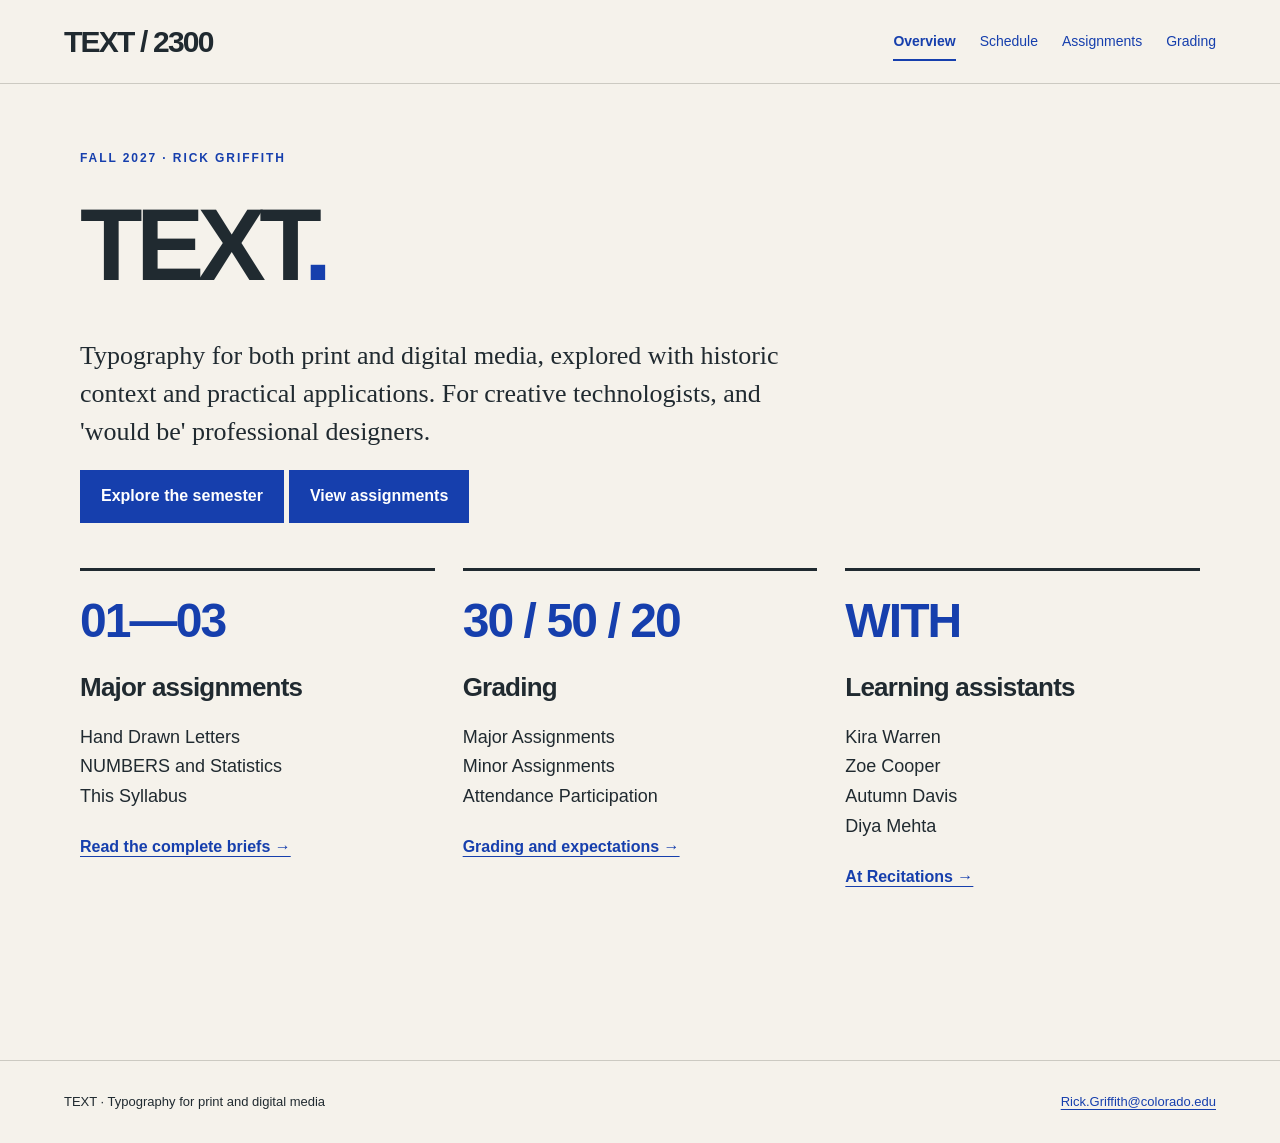
<file: index.html>
<!doctype html>
<html lang="en">

<head>
  <meta charset="utf-8">
  <meta name="viewport" content="width=device-width, initial-scale=1">

  <title>Overview | TEXT · Fall 2027</title>

  <link rel="stylesheet" href="style.css">
</head>

<body>

  <a class="skip-link" href="#main">Skip to content</a>

  <header class="site-header">
    <a class="brand" href="index.html">TEXT / 2300</a>

    <nav aria-label="Main navigation">
      <a href="index.html" aria-current="page">Overview</a>
      <a href="schedule.html">Schedule</a>
      <a href="assignments.html">Assignments</a>
      <a href="grading.html">Grading</a>
    </nav>
  </header>

  <main id="main">

    <div class="eyebrow">
      Fall 2027 · Rick Griffith
    </div>

    <h1>
      TEXT<span style="color:var(--blue)">.</span>
    </h1>

    <p class="introduction">
      Typography for both print and digital media, explored with historic
      context and practical applications. For creative technologists, and
      'would be' professional designers.
    </p>

    <a class="button" href="schedule.html">
      Explore the semester
    </a>

    <a class="button" href="assignments.html">
      View assignments
    </a>

    <!--
      Optional image: add the file before uncommenting.

      <img
        src="images/typography-study.jpg"
        alt="A study of typographic letterforms"
        width="1200"
        height="700"
      >
    -->

    <div class="card-grid">

      <section class="card">
        <div class="display-number">01—03</div>

        <h2>Major assignments</h2>

        <p>
          Hand Drawn Letters<br>
          NUMBERS and Statistics<br>
          This Syllabus
        </p>

        <a href="assignments.html">
          Read the complete briefs →
        </a>
      </section>

      <section class="card">
        <div class="display-number">30 / 50 / 20</div>

        <h2>Grading</h2>

        <p>
          Major Assignments<br>
          Minor Assignments<br>
          Attendance Participation
        </p>

        <a href="grading.html">
          Grading and expectations →
        </a>
      </section>

      <section class="card">
        <div class="display-number">WITH</div>

        <h2>Learning assistants</h2>

        <p>
          Kira Warren<br>
          Zoe Cooper<br>
          Autumn Davis<br>
          Diya Mehta
        </p>

        <a href="schedule.html#recitations">
          At Recitations →
        </a>
      </section>

    </div>
  </main>

  <footer class="site-footer">
    <span>
      TEXT · Typography for print and digital media
    </span>

    <a href="mailto:Rick.Griffith@colorado.edu">
      Rick.Griffith@colorado.edu
    </a>
  </footer>

</body>

</html>
</file>
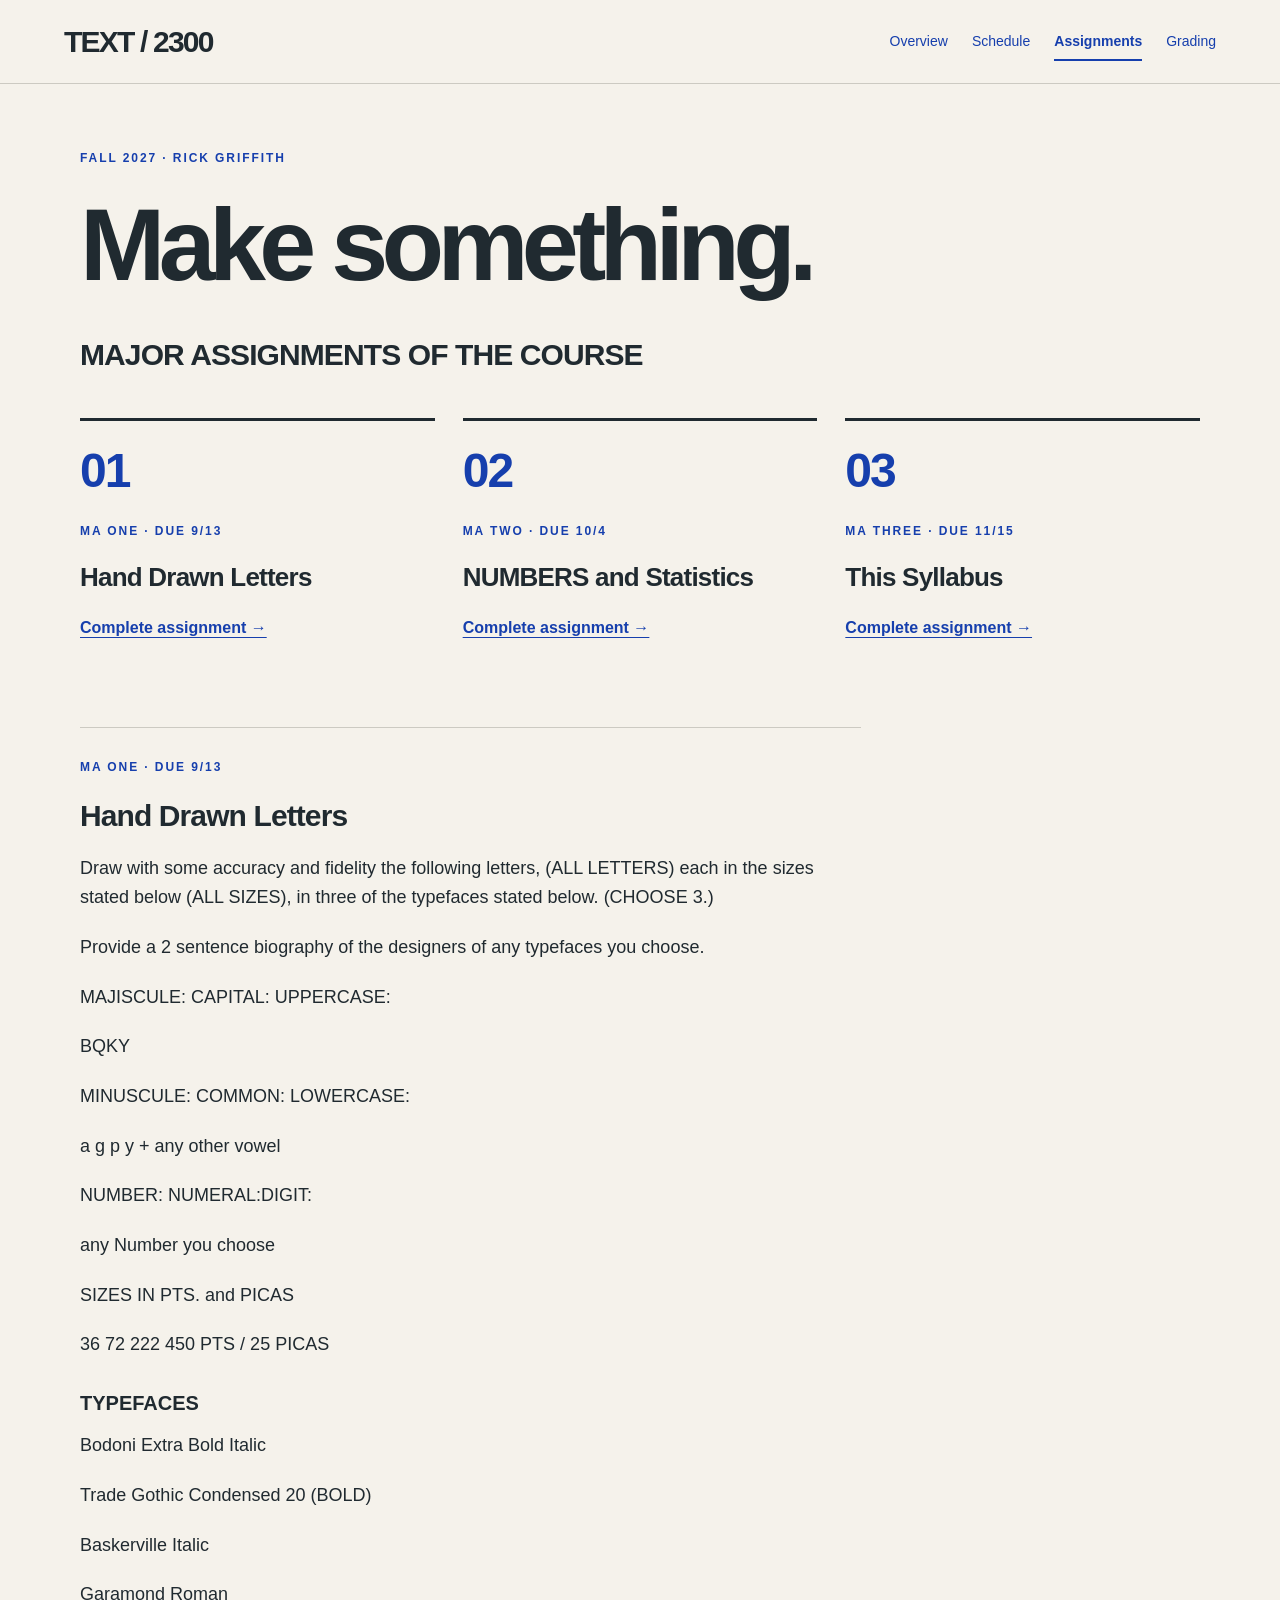
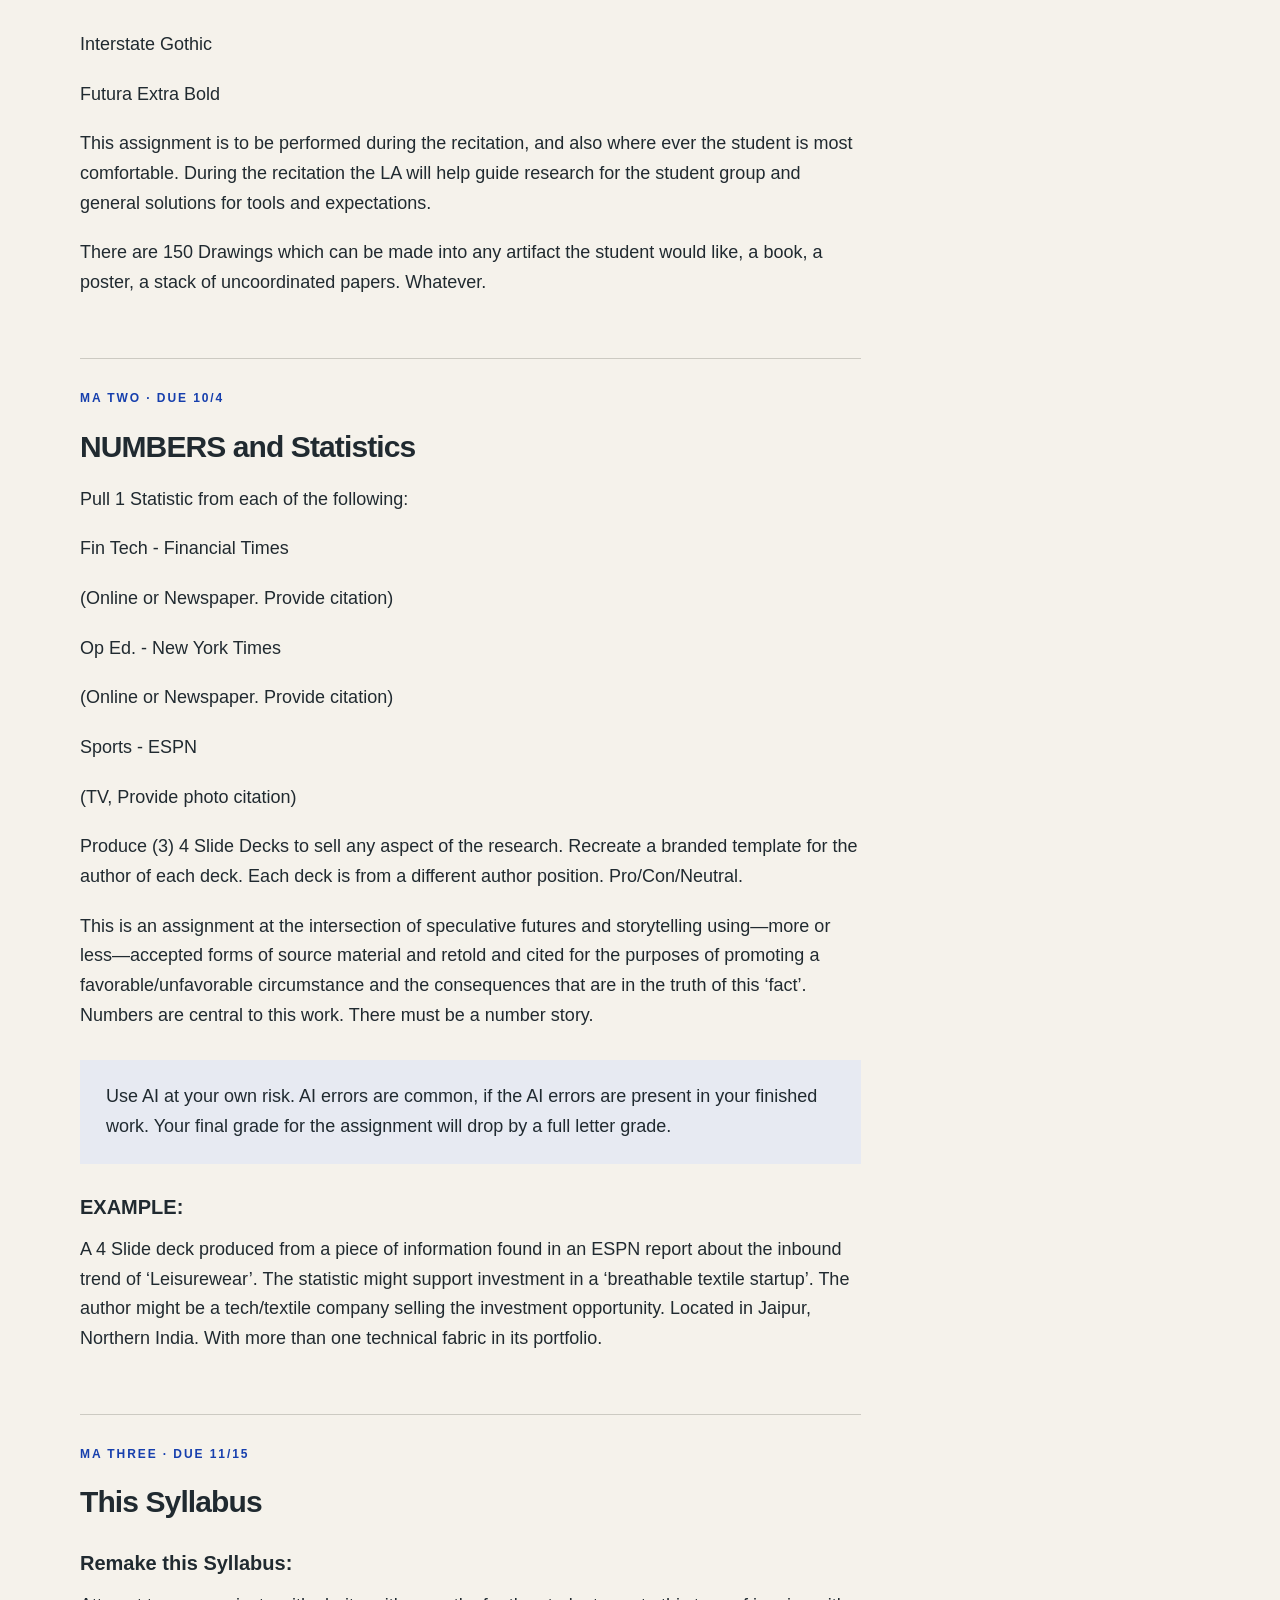
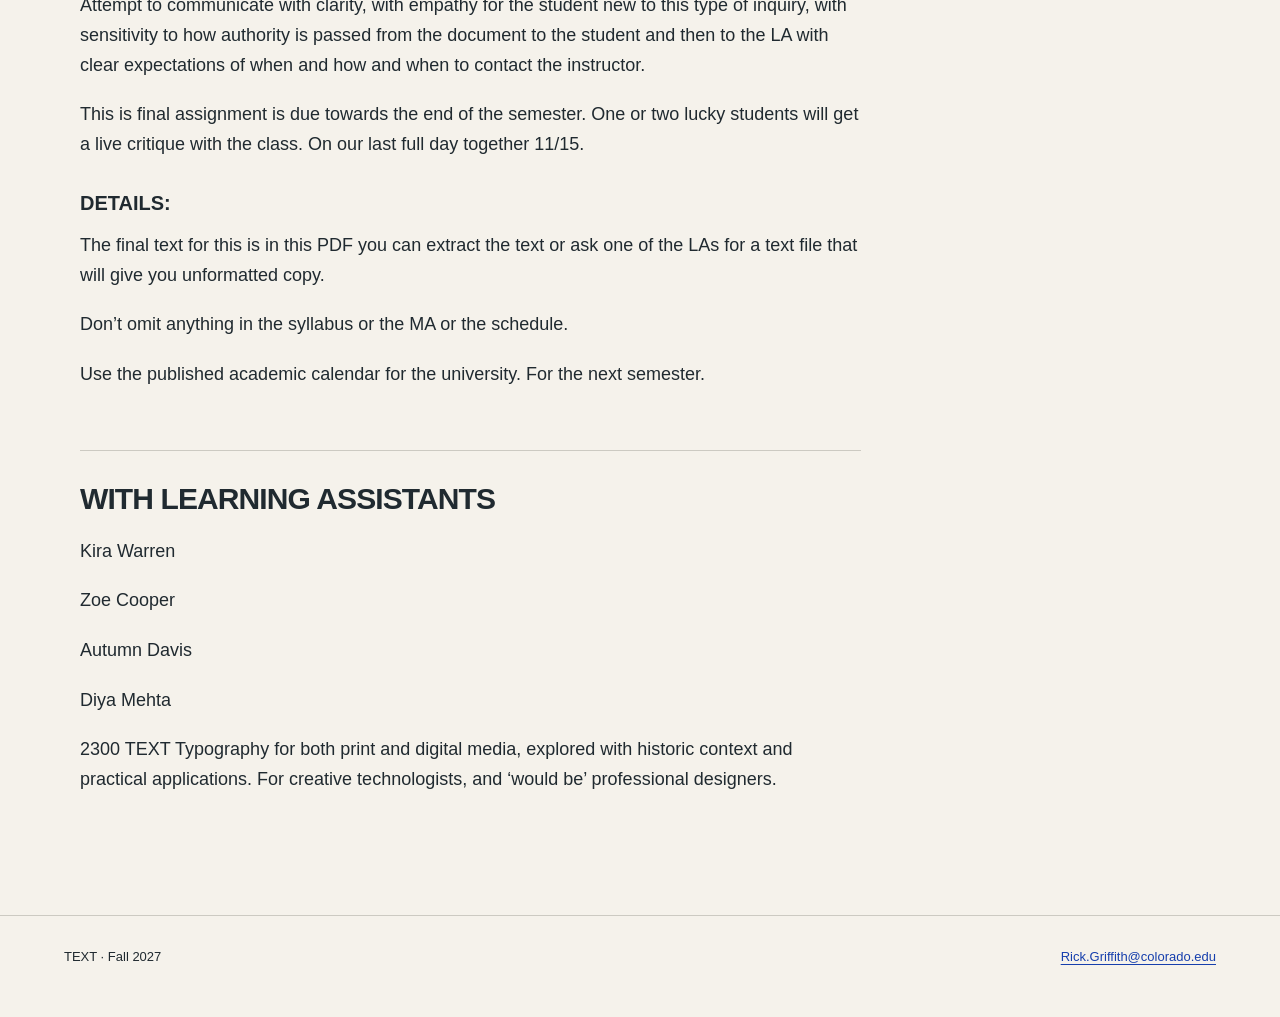
<file: assignments.html>
<!DOCTYPE html>
<html lang="en">
<head>
  <meta charset="UTF-8">
  <meta name="viewport" content="width=device-width, initial-scale=1">
  <title>Assignments</title>
  <link rel="stylesheet" href="style.css">
</head>
<body>
  <a class="skip-link" href="#main">Skip to content</a>

  <header class="site-header">
    <a class="brand" href="index.html">TEXT / 2300</a>

    <nav aria-label="Main navigation">
      <a href="index.html">Overview</a>
      <a href="schedule.html">Schedule</a>
      <a href="assignments.html" aria-current="page">Assignments</a>
      <a href="grading.html">Grading</a>
    </nav>
  </header> 
  <main id="main">
    <p class="eyebrow">Fall 2027 · Rick Griffith</p>
    <h1>Make something.</h1>
    <h2>MAJOR ASSIGNMENTS OF THE COURSE</h2>
    <div class="card-grid">
      <article class="card">
        <p class="display-number">01</p>
        <p class="eyebrow">MA ONE · DUE 9/13</p>
        <h2>Hand Drawn Letters</h2>
        <a href="ma-1.html">Complete assignment →</a>
      </article>

      <article class="card">
        <p class="display-number">02</p>
        <p class="eyebrow">MA TWO · DUE 10/4</p>
        <h2>NUMBERS and Statistics</h2>
        <a href="ma2.html">Complete assignment →</a>
      </article>

      <article class="card">
        <p class="display-number">03</p>
        <p class="eyebrow">MA THREE · DUE 11/15</p>
        <h2>This Syllabus</h2>
        <a href="ma3.html">Complete assignment →</a>
      </article>
    </div>

    <section class="reading-section">
      <p class="eyebrow">MA ONE · DUE 9/13</p>
      <h2>Hand Drawn Letters</h2>

      <p>
        Draw with some accuracy and fidelity the following letters,
        (ALL LETTERS) each in the sizes stated below (ALL SIZES),
        in three of the typefaces stated below. (CHOOSE 3.)
      </p>

      <p>
        Provide a 2 sentence biography of the designers of any
        typefaces you choose.
      </p>

      <p>MAJISCULE: CAPITAL: UPPERCASE:</p>
      <p>BQKY</p>

      <p>MINUSCULE: COMMON: LOWERCASE:</p>
      <p>a g p y + any other vowel</p>

      <p>NUMBER: NUMERAL:DIGIT:</p>
      <p>any Number you choose</p>

      <p>SIZES IN PTS. and PICAS</p>
      <p>36 72 222 450 PTS / 25 PICAS</p>

      <h3>TYPEFACES</h3>

      <p>Bodoni Extra Bold Italic</p>
      <p>Trade Gothic Condensed 20 (BOLD)</p>
      <p>Baskerville Italic</p>
      <p>Garamond Roman</p>
      <p>Interstate Gothic</p>
      <p>Futura Extra Bold</p>

      <p>
        This assignment is to be performed during the recitation,
        and also where ever the student is most comfortable.
        During the recitation the LA will help guide research for
        the student group and general solutions for tools and expectations.
      </p>

      <p>
        There are 150 Drawings which can be made into any artifact
        the student would like, a book, a poster, a stack of
        uncoordinated papers. Whatever.
      </p>
    </section>
    <section class="reading-section">
      <p class="eyebrow">MA TWO · DUE 10/4</p>
      <h2>NUMBERS and Statistics</h2>

      <p>Pull 1 Statistic from each of the following:</p>

      <p>Fin Tech - Financial Times</p>
      <p>(Online or Newspaper. Provide citation)</p>
      
      <p>Op Ed. - New York Times</p>
      <p>(Online or Newspaper. Provide citation)</p>

      <p>Sports - ESPN</p>
      <p>(TV, Provide photo citation)</p>

      <p>
        Produce (3) 4 Slide Decks to sell any aspect of the research.
        Recreate a branded template for the author of each deck.
        Each deck is from a different author position. Pro/Con/Neutral.
      </p>

      <p>
        This is an assignment at the intersection of speculative
        futures and storytelling using—more or less—accepted forms
        of source material and retold and cited for the purposes of
        promoting a favorable/unfavorable circumstance and the
        consequences that are in the truth of this ‘fact’.
        Numbers are central to this work. There must be a number story.
      </p>

      <p class="notice">
        Use AI at your own risk. AI errors are common, if the AI
        errors are present in your finished work. Your final grade
        for the assignment will drop by a full letter grade.
      </p>

      <h3>EXAMPLE:</h3>

      <p>
        A 4 Slide deck produced from a piece of information found
        in an ESPN report about the inbound trend of ‘Leisurewear’.
        The statistic might support investment in a ‘breathable
        textile startup’. The author might be a tech/textile company
        selling the investment opportunity. Located in Jaipur,
        Northern India. With more than one technical fabric in its portfolio.
      </p>
    </section>
    <section class="reading-section">
      <p class="eyebrow">MA THREE · DUE 11/15</p>
      <h2>This Syllabus</h2>

      <h3>Remake this Syllabus:</h3>

      <p>
        Attempt to communicate with clarity, with empathy for the
        student new to this type of inquiry, with sensitivity to
        how authority is passed from the document to the student
        and then to the LA with clear expectations of when and
        how and when to contact the instructor.
      </p>

      <p>
        This is final assignment is due towards the end of the
        semester. One or two lucky students will get a live critique
        with the class. On our last full day together 11/15.
      </p>

      <h3>DETAILS:</h3>

      <p>
        The final text for this is in this PDF you can extract the
        text or ask one of the LAs for a text file that will give
        you unformatted copy.
      </p>

      <p>Don’t omit anything in the syllabus or the MA or the schedule.</p>

      <p>
        Use the published academic calendar for the university.
        For the next semester.
      </p>
    </section>
    <section class="reading-section">
      <h2>WITH LEARNING ASSISTANTS</h2>

      <p>Kira Warren</p>
      <p>Zoe Cooper</p>
      <p>Autumn Davis</p>
      <p>Diya Mehta</p>

      <p>
        2300 TEXT Typography for both print and digital media,
        explored with historic context and practical applications.
        For creative technologists, and ‘would be’ professional designers.
      </p>
    </section>
  </main>
  <footer class="site-footer">
    <span>TEXT · Fall 2027</span>

    <p>
      <a href="mailto:Rick.Griffith@colorado.edu">
        Rick.Griffith@colorado.edu
      </a>
    </p>
  </footer>

</body>
</html>
</file>
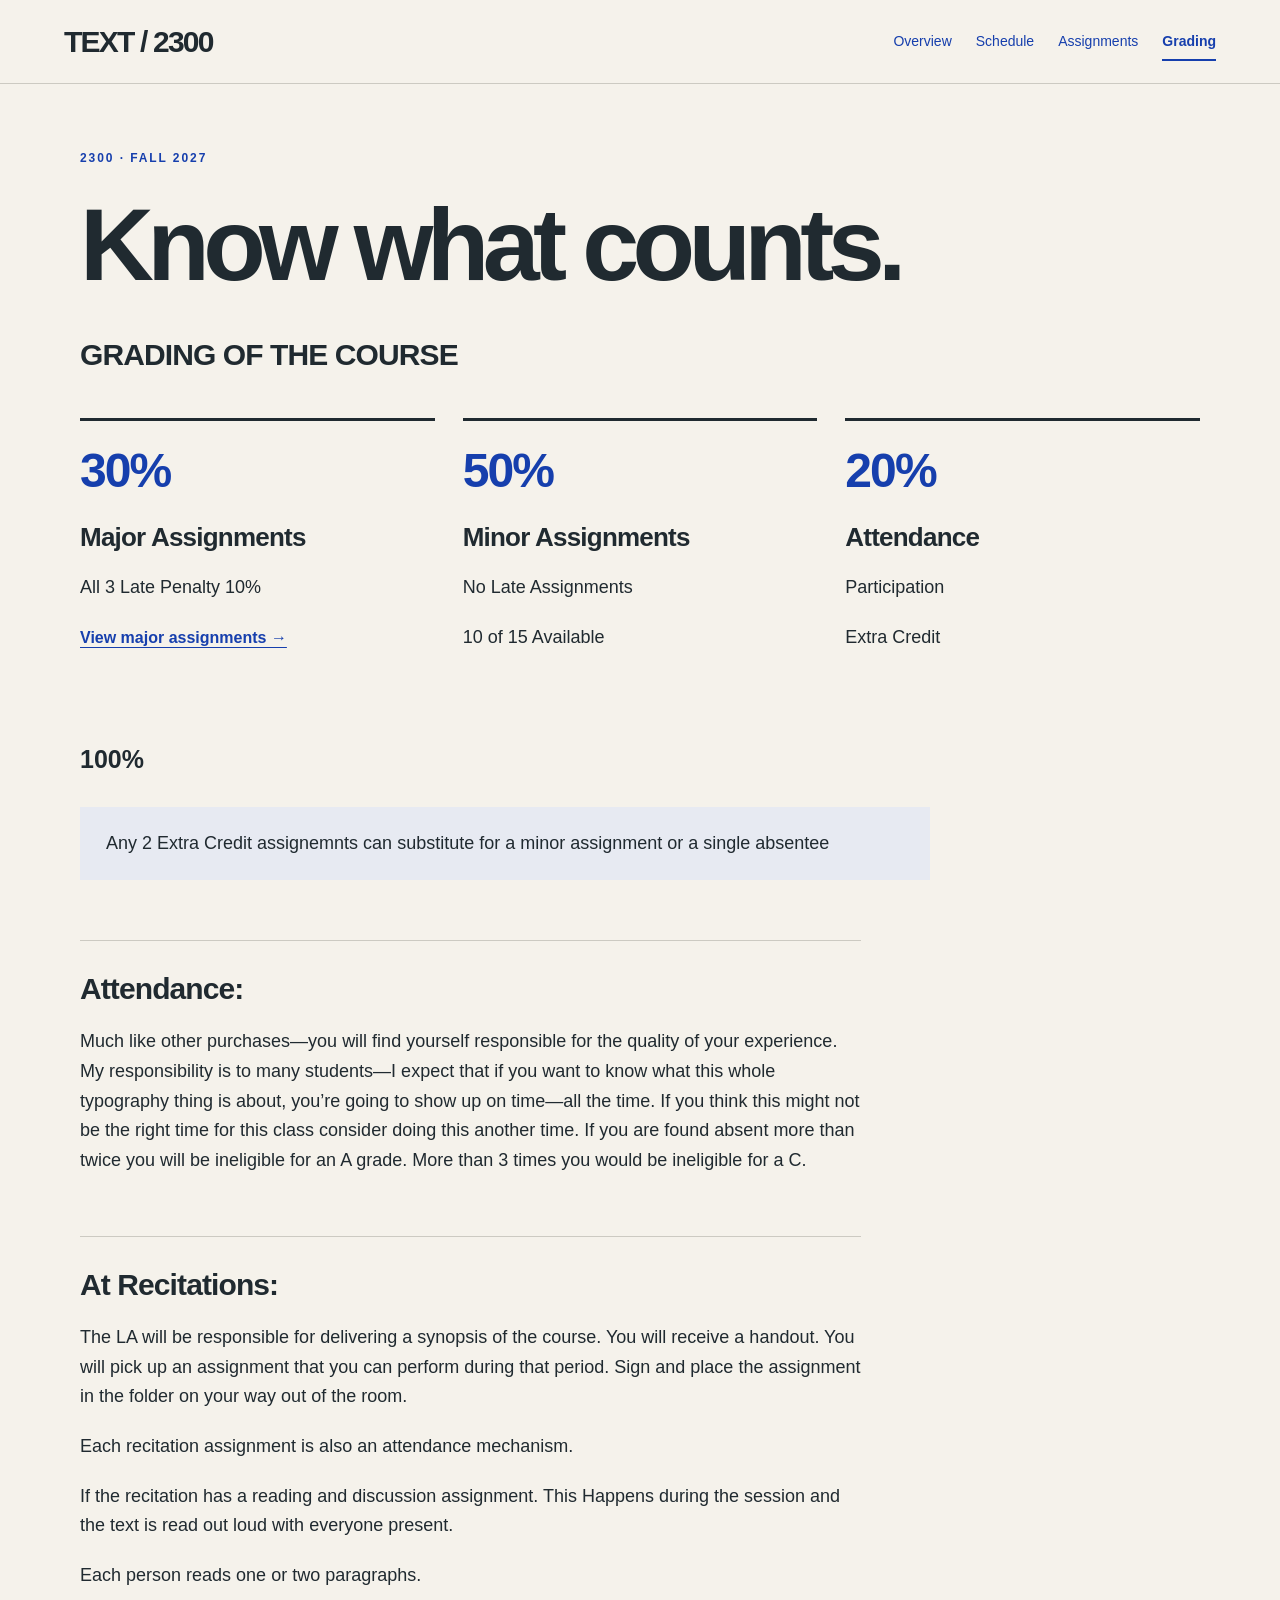
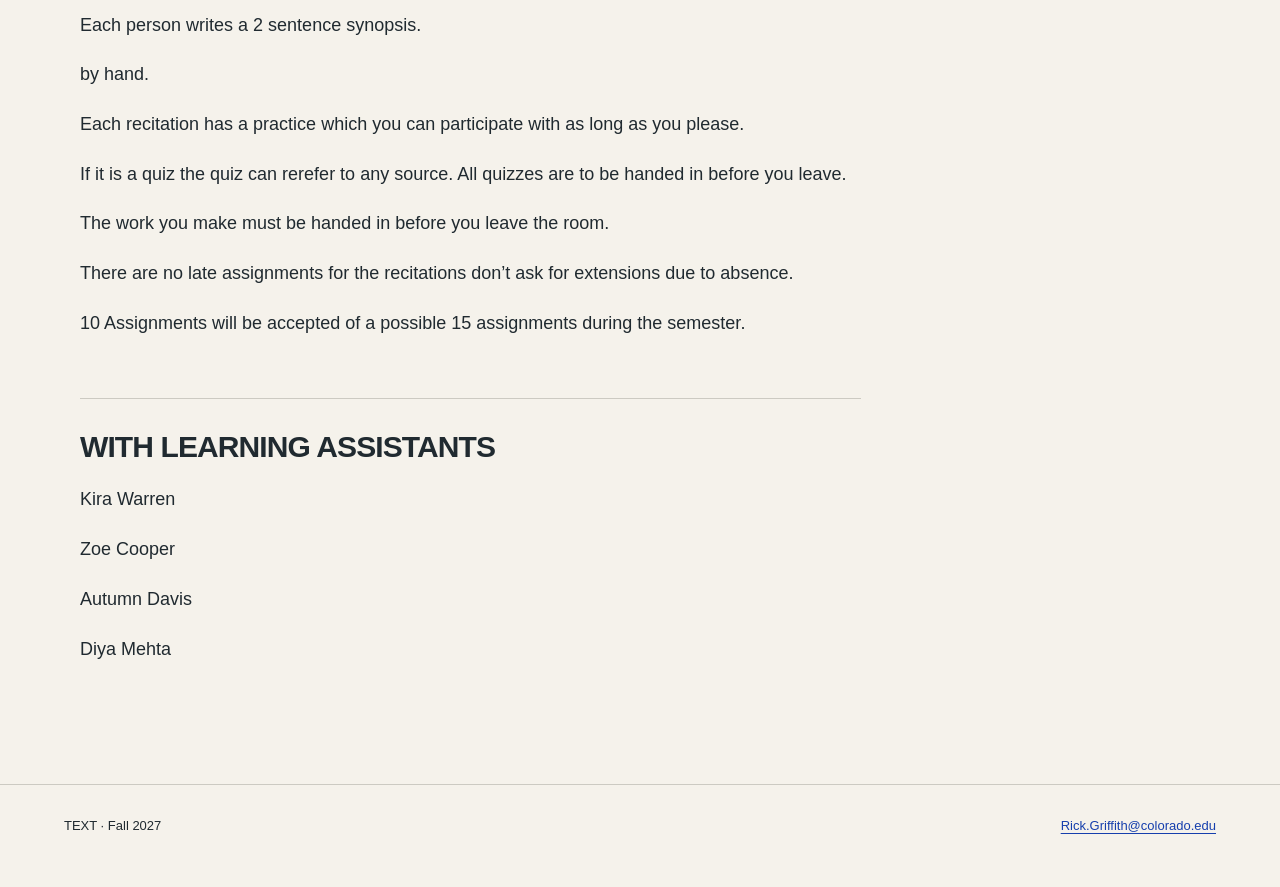
<file: grading.html>
<!DOCTYPE html>
<html lang="en">
<head>
  <meta charset="UTF-8">
  <meta name="viewport" content="width=device-width, initial-scale=1">
  <title>Grading</title>
  <link rel="stylesheet" href="style.css">
</head>
<body>
  <a class="skip-link" href="#main">Skip to content</a>

  <header class="site-header">
    <a class="brand" href="index.html">TEXT / 2300</a>

    <nav aria-label="Main navigation">  
      <a href="index.html">Overview</a>
      <a href="schedule.html">Schedule</a>
      <a href="assignments.html">Assignments</a>
      <a href="grading.html" aria-current="page">Grading</a>
    </nav>
  </header>
  <main id="main">

    <p class="eyebrow">2300 · Fall 2027</p>
    <h1>Know what counts.</h1>
    <h2>GRADING OF THE COURSE</h2>
    <div class="card-grid">
      <section class="card">
        <p class="display-number">30%</p>
        <h2>Major Assignments</h2>
        <p>All 3 Late Penalty 10%</p>
      <a href="assignments.html">View major assignments →</a>
      </section>
      <section class="card">
        <p class="display-number">50%</p>
        <h2>Minor Assignments</h2>
        <p>No Late Assignments</p>
        <p>10 of 15 Available</p>
      </section>
      <section class="card">
        <p class="display-number">20%</p>
        <h2>Attendance</h2>
        <p>Participation</p>
        <p>Extra Credit</p>
      </section>
    </div>
    <p class="statement">100%</p>

    <p class="notice">
      Any 2 Extra Credit assignemnts can substitute for a minor
      assignment or a single absentee
    </p>

    <section class="reading-section">
      <h2>Attendance:</h2>
        <p>
          Much like other purchases—you will find yourself responsible
          for the quality of your experience. My responsibility is to
          many students—I expect that if you want to know what this
          whole typography thing is about, you’re going to show up on
          time—all the time. If you think this might not be the right
          time for this class consider doing this another time.
          If you are found absent more than twice you will be ineligible
          for an A grade. More than 3 times you would be ineligible for a C.
        </p>
    </section>

    <section class="reading-section">
      <h2>At Recitations:</h2>

      <p>
        The LA will be responsible for delivering a synopsis of the
        course. You will receive a handout. You will pick up an
        assignment that you can perform during that period. Sign
        and place the assignment in the folder on your way out of the room.
      </p>

      <p>Each recitation assignment is also an attendance mechanism.</p>

      <p>
        If the recitation has a reading and discussion assignment.
        This Happens during the session and the text is read out
        loud with everyone present.
      </p>

      <p>Each person reads one or two paragraphs.</p>
      <p>Each person writes a 2 sentence synopsis.</p>
      <p>by hand.</p>

      <p>
        Each recitation has a practice which you can participate
        with as long as you please.
      </p>

      <p>
        If it is a quiz the quiz can rerefer to any source.
        All quizzes are to be handed in before you leave.
      </p>

      <p>The work you make must be handed in before you leave the room.</p>

      <p>
        There are no late assignments for the recitations don’t
        ask for extensions due to absence.
      </p>

      <p>
        10 Assignments will be accepted of a possible 15 assignments
        during the semester.
      </p>

    </section>

    <section class="reading-section">
    <h2>WITH LEARNING ASSISTANTS</h2>

      <p>Kira Warren</p>
      <p>Zoe Cooper</p>
      <p>Autumn Davis</p>
      <p>Diya Mehta</p>
    </section>
  </main>

  <footer class="site-footer">
    <span>TEXT · Fall 2027</span>

    <p>
      <a href="mailto:Rick.Griffith@colorado.edu">
        Rick.Griffith@colorado.edu
      </a>
    </p>
  </footer>
</body>
</html>
</file>
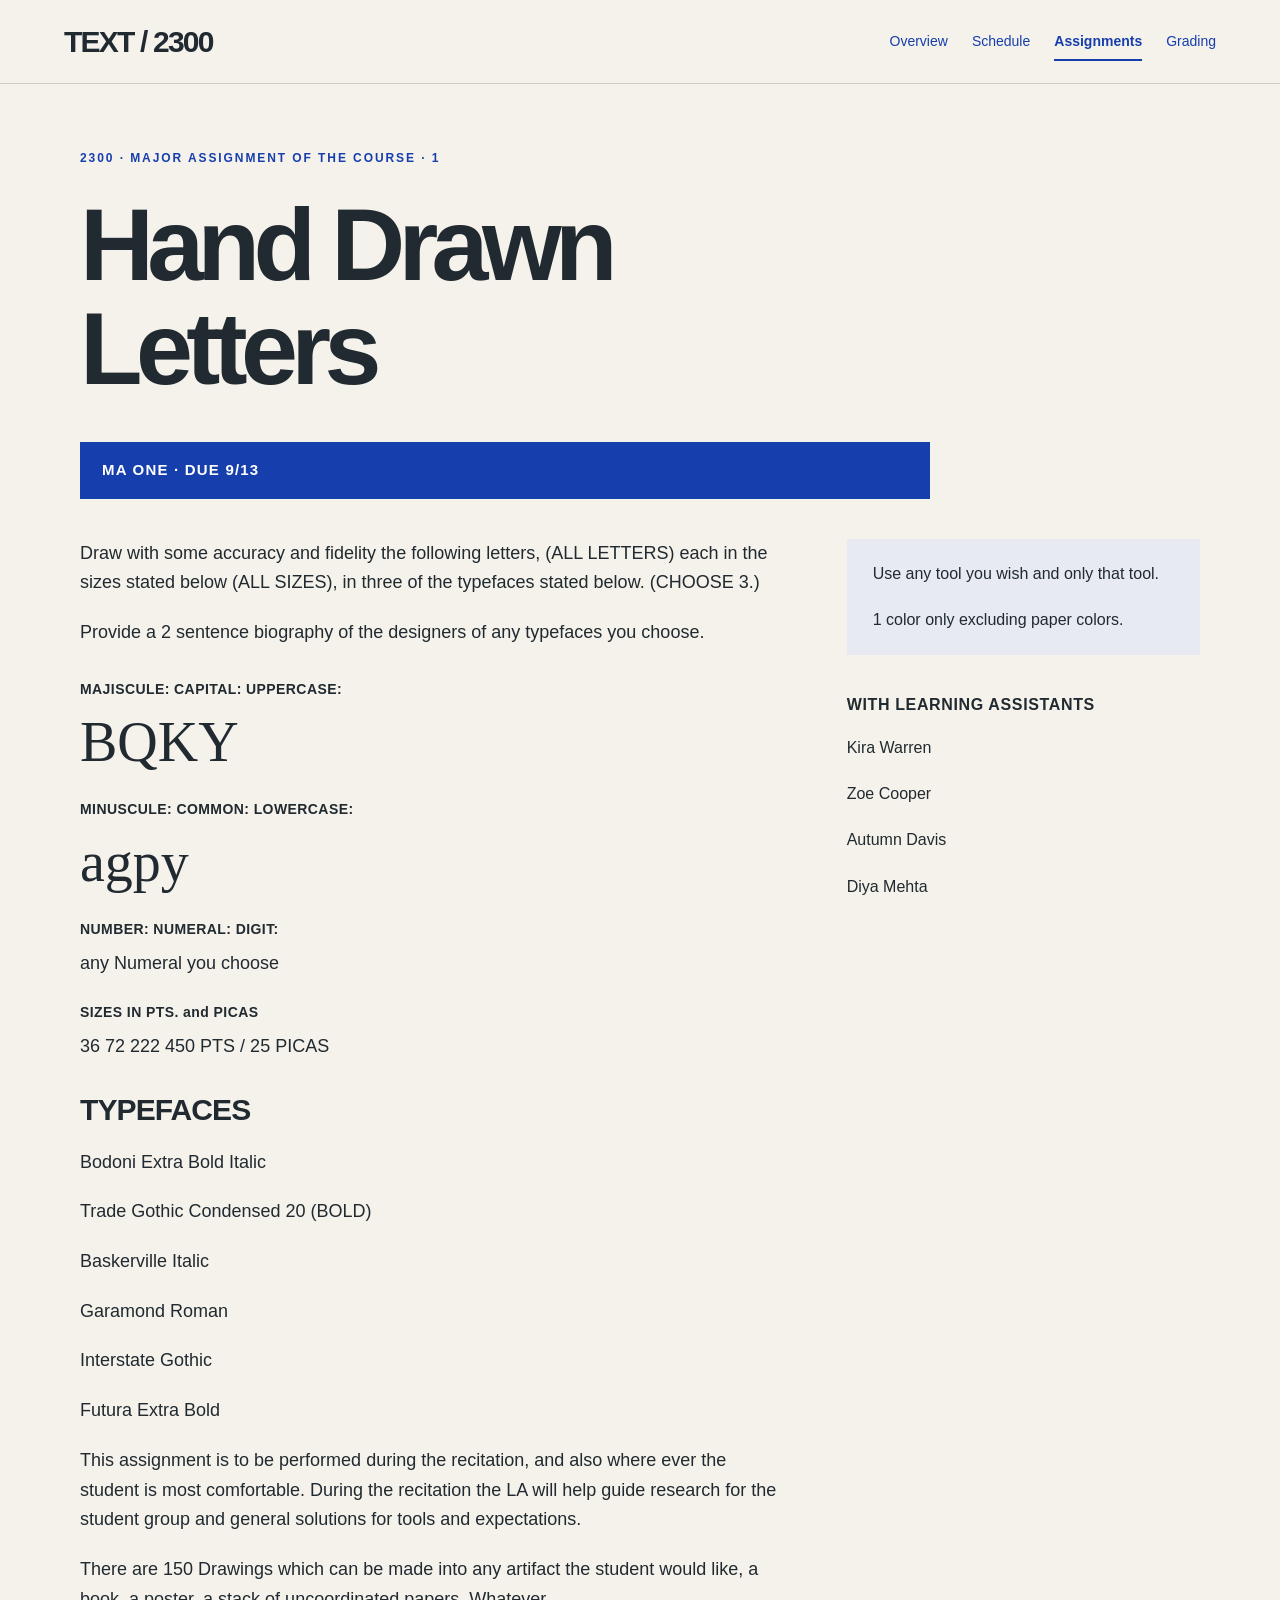
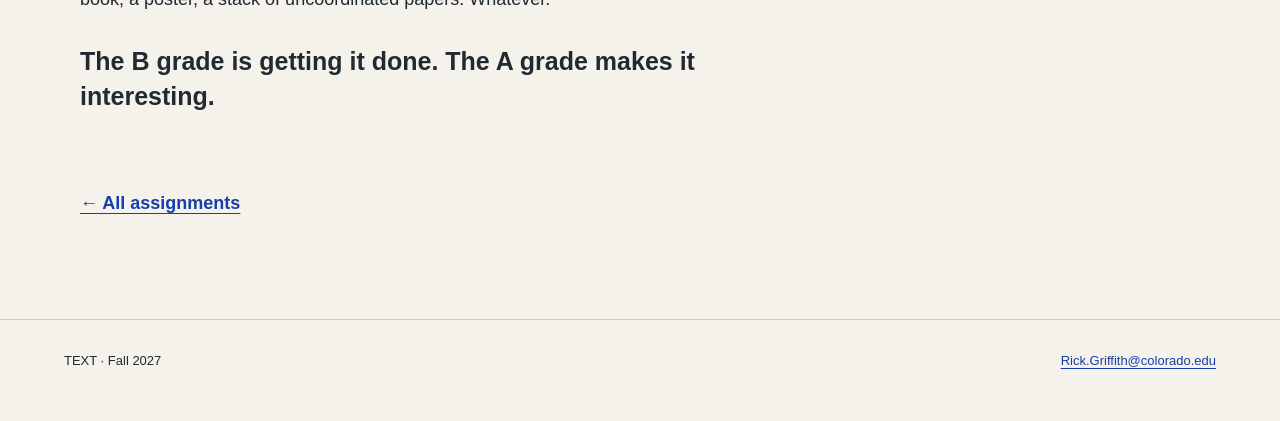
<file: ma-1.html>
<!DOCTYPE html>
<html lang="en">
<head>
  <meta charset="UTF-8">
  <meta name="viewport" content="width=device-width, initial-scale=1">
  <title>Hand Drawn Letters</title>
  <link rel="stylesheet" href="style.css">
</head>
<body>
  <a class="skip-link" href="#main">Skip to content</a>

  <header class="site-header">
    <a class="brand" href="index.html">TEXT / 2300</a>

    <nav aria-label="Main navigation">
      <a href="index.html">Overview</a>
      <a href="schedule.html">Schedule</a>
      <a href="assignments.html" aria-current="page">Assignments</a>
      <a href="grading.html">Grading</a>
    </nav>
  </header>

  <main id="main">
    <p class="eyebrow">2300 · MAJOR ASSIGNMENT OF THE COURSE · 1</p>
    <h1>Hand Drawn<br>Letters</h1>
    <p class="deadline">MA ONE · DUE 9/13</p>
    <div class="assignment-layout">
      <article class="reading-column">

        <p>
          Draw with some accuracy and fidelity the following letters,
          (ALL LETTERS) each in the sizes stated below (ALL SIZES),
          in three of the typefaces stated below. (CHOOSE 3.)
        </p>

        <p>
          Provide a 2 sentence biography of the designers of any
          typefaces you choose.
        </p>
        <dl class="requirements">
          <dt>MAJISCULE: CAPITAL: UPPERCASE:</dt>
          <dd class="letter-sample">BQKY</dd>

          <dt>MINUSCULE: COMMON: LOWERCASE:</dt>
          <dd class="letter-sample">agpy</dd>


          <dt>NUMBER: NUMERAL: DIGIT:</dt>
          <dd>any Numeral you choose</dd>

          <dt>SIZES IN PTS. and PICAS</dt>
          <dd>36 72 222 450 PTS / 25 PICAS</dd>
        </dl>
        <h2>TYPEFACES</h2>

        <p>Bodoni Extra Bold Italic</p>
        <p>Trade Gothic Condensed 20 (BOLD)</p>
        <p>Baskerville Italic</p>
        <p>Garamond Roman</p>
        <p>Interstate Gothic</p>
        <p>Futura Extra Bold</p>

        <p>
          This assignment is to be performed during the recitation,
          and also where ever the student is most comfortable.
          During the recitation the LA will help guide research for
          the student group and general solutions for tools and expectations.
        </p>

        <p>
          There are 150 Drawings which can be made into any artifact
          the student would like, a book, a poster, a stack of
          uncoordinated papers. Whatever.
        </p>

        <p class="statement">
          The B grade is getting it done. The A grade makes it interesting.
        </p>
      </article>

      <aside class="assignment-sidebar">
        <section class="notice">
          <p>Use any tool you wish and only that tool.</p>
          <p>1 color only excluding paper colors.</p>
        </section>
        <section>
          <h2>WITH LEARNING ASSISTANTS</h2>

          <p>Kira Warren</p>
          <p>Zoe Cooper</p>
          <p>Autumn Davis</p>
          <p>Diya Mehta</p>
        </section>
      </aside>
    </div>
    <a class="back-link" href="assignments.html">← All assignments</a>
  </main>

  <footer class="site-footer">
    <span>TEXT · Fall 2027</span>
    <p>
      <a href="mailto:Rick.Griffith@colorado.edu">
        Rick.Griffith@colorado.edu
      </a>
    </p>
  </footer> 
</body>
</html>
</file>
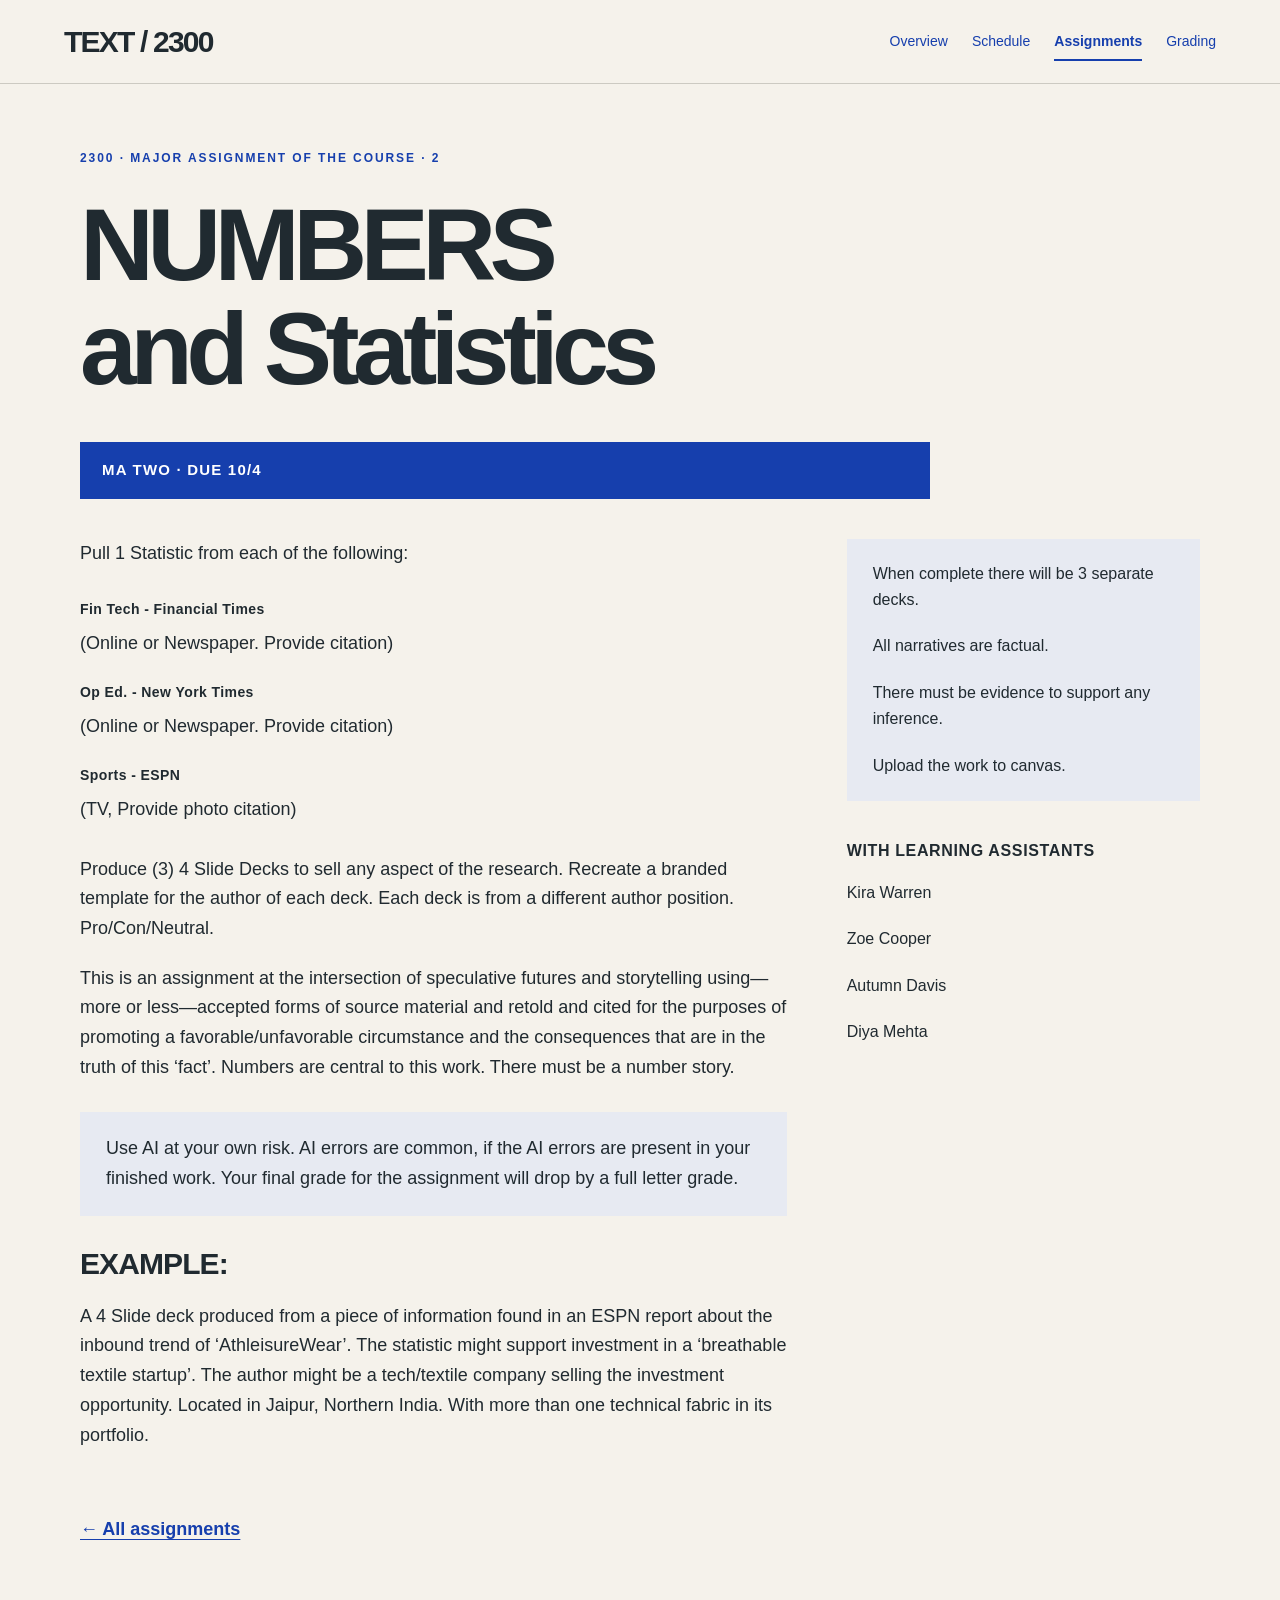
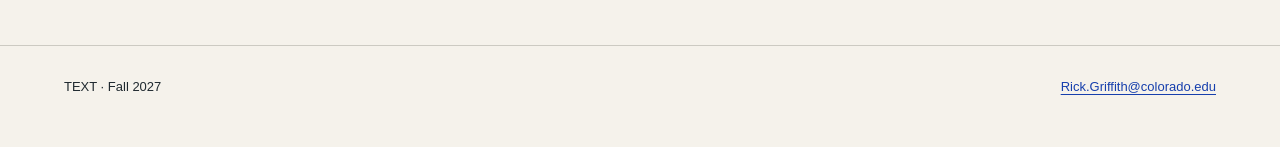
<file: ma2.html>
<!DOCTYPE html>
<html lang="en">
<head>
  <meta charset="UTF-8">
  <meta name="viewport" content="width=device-width, initial-scale=1">
  <title>Numbers and Statistics</title>
  <link rel="stylesheet" href="style.css">
</head>
<body>
  <a class="skip-link" href="#main">Skip to content</a>

  <header class="site-header">
    <a class="brand" href="index.html">TEXT / 2300</a>

    <nav aria-label="Main navigation">
      <a href="index.html">Overview</a>
      <a href="schedule.html">Schedule</a>
      <a href="assignments.html" aria-current="page">Assignments</a>
      <a href="grading.html">Grading</a>
    </nav>
  </header>

  <main id="main">
    <p class="eyebrow">2300 · MAJOR ASSIGNMENT OF THE COURSE · 2</p>
    <h1>NUMBERS<br>and Statistics</h1>
    <p class="deadline">MA TWO · DUE 10/4</p>
    <div class="assignment-layout">
      <article class="reading-column">

        <p>Pull 1 Statistic from each of the following:</p>
        <dl class="requirements">
          <dt>Fin Tech - Financial Times</dt>
          <dd>(Online or Newspaper. Provide citation)</dd>

          <dt>Op Ed. - New York Times</dt>
          <dd>(Online or Newspaper. Provide citation)</dd>

          <dt>Sports - ESPN</dt>
          <dd>(TV, Provide photo citation)</dd>
        </dl>
        <p>
          Produce (3) 4 Slide Decks to sell any aspect of the research.
          Recreate a branded template for the author of each deck.
          Each deck is from a different author position. Pro/Con/Neutral.
        </p>

        <p>
          This is an assignment at the intersection of speculative
          futures and storytelling using—more or less—accepted forms
          of source material and retold and cited for the purposes
          of promoting a favorable/unfavorable circumstance and the
          consequences that are in the truth of this ‘fact’.
          Numbers are central to this work. There must be a number story.
        </p>

        <p class="notice">
          Use AI at your own risk. AI errors are common, if the AI
          errors are present in your finished work. Your final grade
          for the assignment will drop by a full letter grade.
        </p>

        <h2>EXAMPLE:</h2>

        <p>
          A 4 Slide deck produced from a piece of information found
          in an ESPN report about the inbound trend of ‘AthleisureWear’.
          The statistic might support investment in a ‘breathable
          textile startup’. The author might be a tech/textile company
          selling the investment opportunity. Located in Jaipur,
          Northern India. With more than one technical fabric in its portfolio.
        </p>
      </article>

      <aside class="assignment-sidebar">
        <section class="notice">
          <p>When complete there will be 3 separate decks.</p>
          <p>All narratives are factual.</p>
          <p>There must be evidence to support any inference.</p>
          <p>Upload the work to canvas.</p>
        </section>
        <section>
          <h2>WITH LEARNING ASSISTANTS</h2>

          <p>Kira Warren</p>
          <p>Zoe Cooper</p>
          <p>Autumn Davis</p>
          <p>Diya Mehta</p>
        </section>
      </aside>
    </div>
    <a class="back-link" href="assignments.html">← All assignments</a>
  </main>

  <footer class="site-footer">
    <span>TEXT · Fall 2027</span>
    <p>
      <a href="mailto:Rick.Griffith@colorado.edu">
        Rick.Griffith@colorado.edu
      </a>
    </p>
  </footer> 
</body>
</html>
</file>
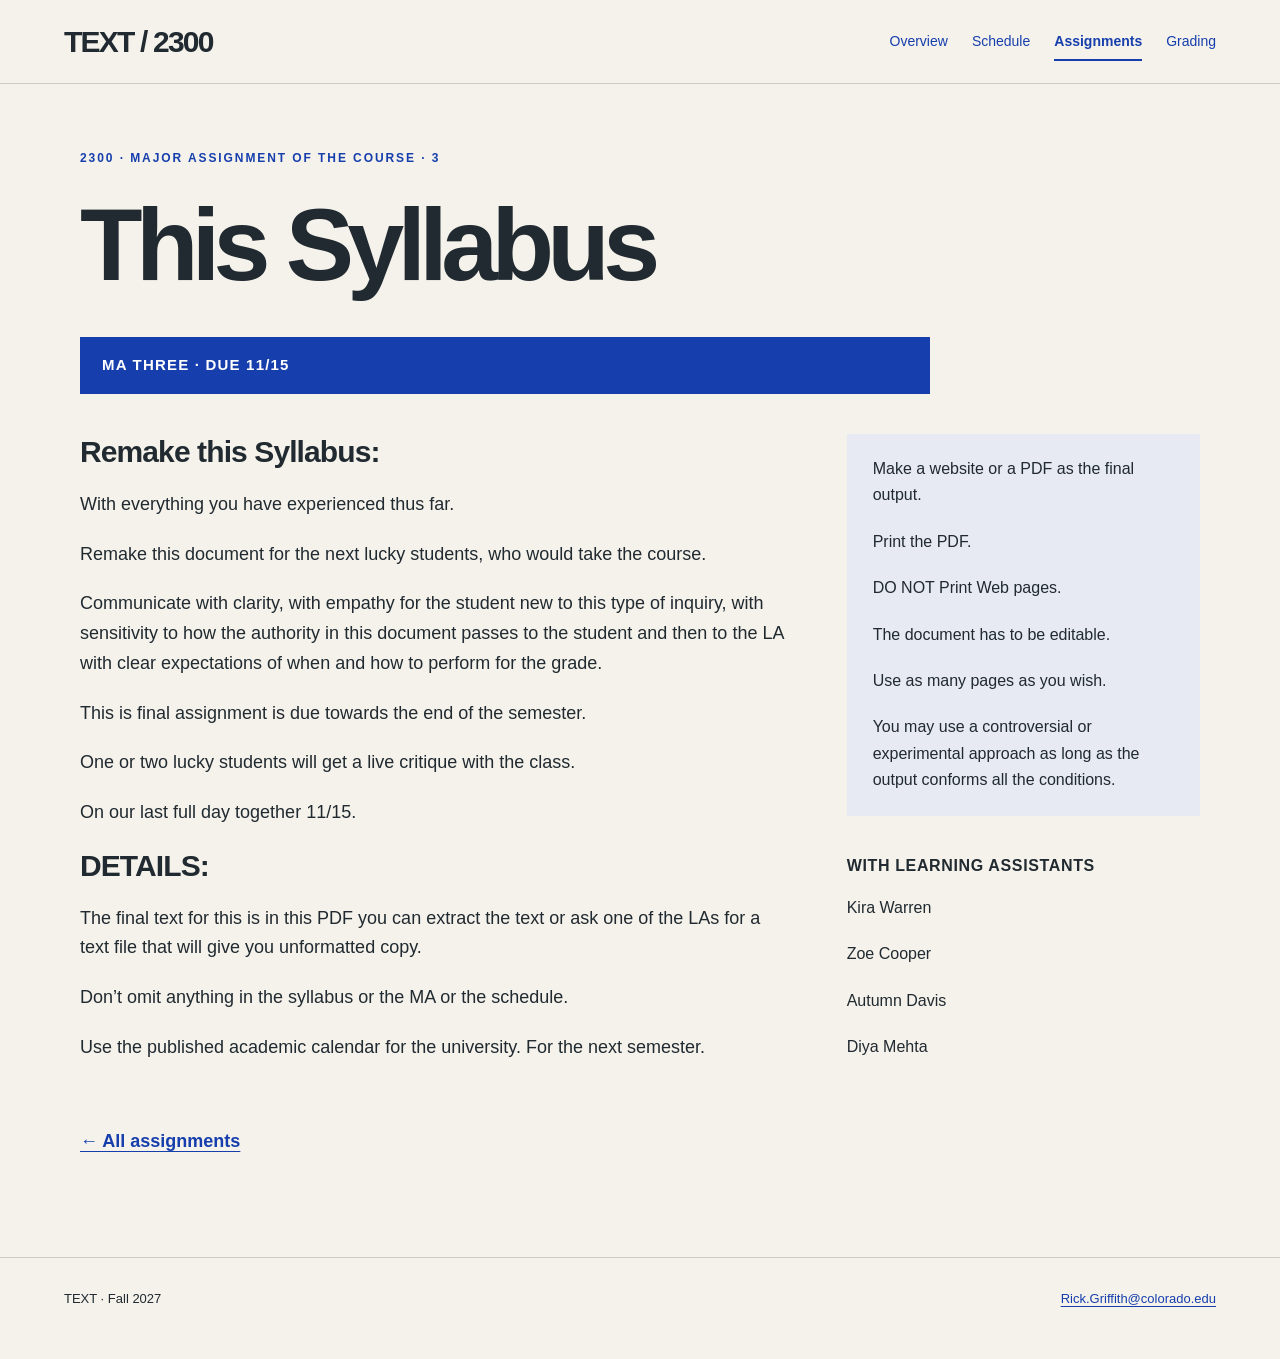
<file: ma3.html>
<!DOCTYPE html>
<html lang="en">
<head>
  <meta charset="UTF-8">
  <meta name="viewport" content="width=device-width, initial-scale=1">
  <title>This Syllabus</title>
  <link rel="stylesheet" href="style.css">
</head>
<body>
  <a class="skip-link" href="#main">Skip to content</a>

  <header class="site-header">
    <a class="brand" href="index.html">TEXT / 2300</a>

    <nav aria-label="Main navigation">
      <a href="index.html">Overview</a>
      <a href="schedule.html">Schedule</a>
      <a href="assignments.html" aria-current="page">Assignments</a>
      <a href="grading.html">Grading</a>
    </nav>
  </header>

  <main id="main">

    <p class="eyebrow">2300 · MAJOR ASSIGNMENT OF THE COURSE · 3</p>
    <h1>This Syllabus</h1>
    <p class="deadline">MA THREE · DUE 11/15</p>
    <div class="assignment-layout">
      <article class="reading-column">
        <h2>Remake this Syllabus:</h2>

        <p>With everything you have experienced thus far.</p>

        <p>
          Remake this document for the next lucky students,
          who would take the course.
        </p>

        <p>
          Communicate with clarity, with empathy for the student new
          to this type of inquiry, with sensitivity to how the authority
          in this document passes to the student and then to the LA
          with clear expectations of when and how to perform for the grade.
        </p>

        <p>
          This is final assignment is due towards the end of the semester.
        </p>

        <p>
          One or two lucky students will get a live critique with the class.
        </p>

        <p>On our last full day together 11/15.</p>

        <h2>DETAILS:</h2>

        <p>
          The final text for this is in this PDF you can extract the
          text or ask one of the LAs for a text file that will give
          you unformatted copy.
        </p>

        <p>Don’t omit anything in the syllabus or the MA or the schedule.</p>

        <p>
          Use the published academic calendar for the university.
          For the next semester.
        </p>
      </article>

      <aside class="assignment-sidebar">
        <section class="notice">
          <p>Make a website or a PDF as the final output.</p>
          <p>Print the PDF.</p>
          <p>DO NOT Print Web pages.</p>
          <p>The document has to be editable.</p>
          <p>Use as many pages as you wish.</p>

          <p>
            You may use a controversial or experimental approach as
            long as the output conforms all the conditions.
          </p>
        </section>
        <section>
          <h2>WITH LEARNING ASSISTANTS</h2>

          <p>Kira Warren</p>
          <p>Zoe Cooper</p>
          <p>Autumn Davis</p>
          <p>Diya Mehta</p>
        </section>
      </aside>
    </div>
    <a class="back-link" href="assignments.html">← All assignments</a>
  </main>

  <footer class="site-footer">
    <span>TEXT · Fall 2027</span>
    <p>
      <a href="mailto:Rick.Griffith@colorado.edu">
        Rick.Griffith@colorado.edu
      </a>
    </p>
  </footer> 
</body>
</html>
</file>
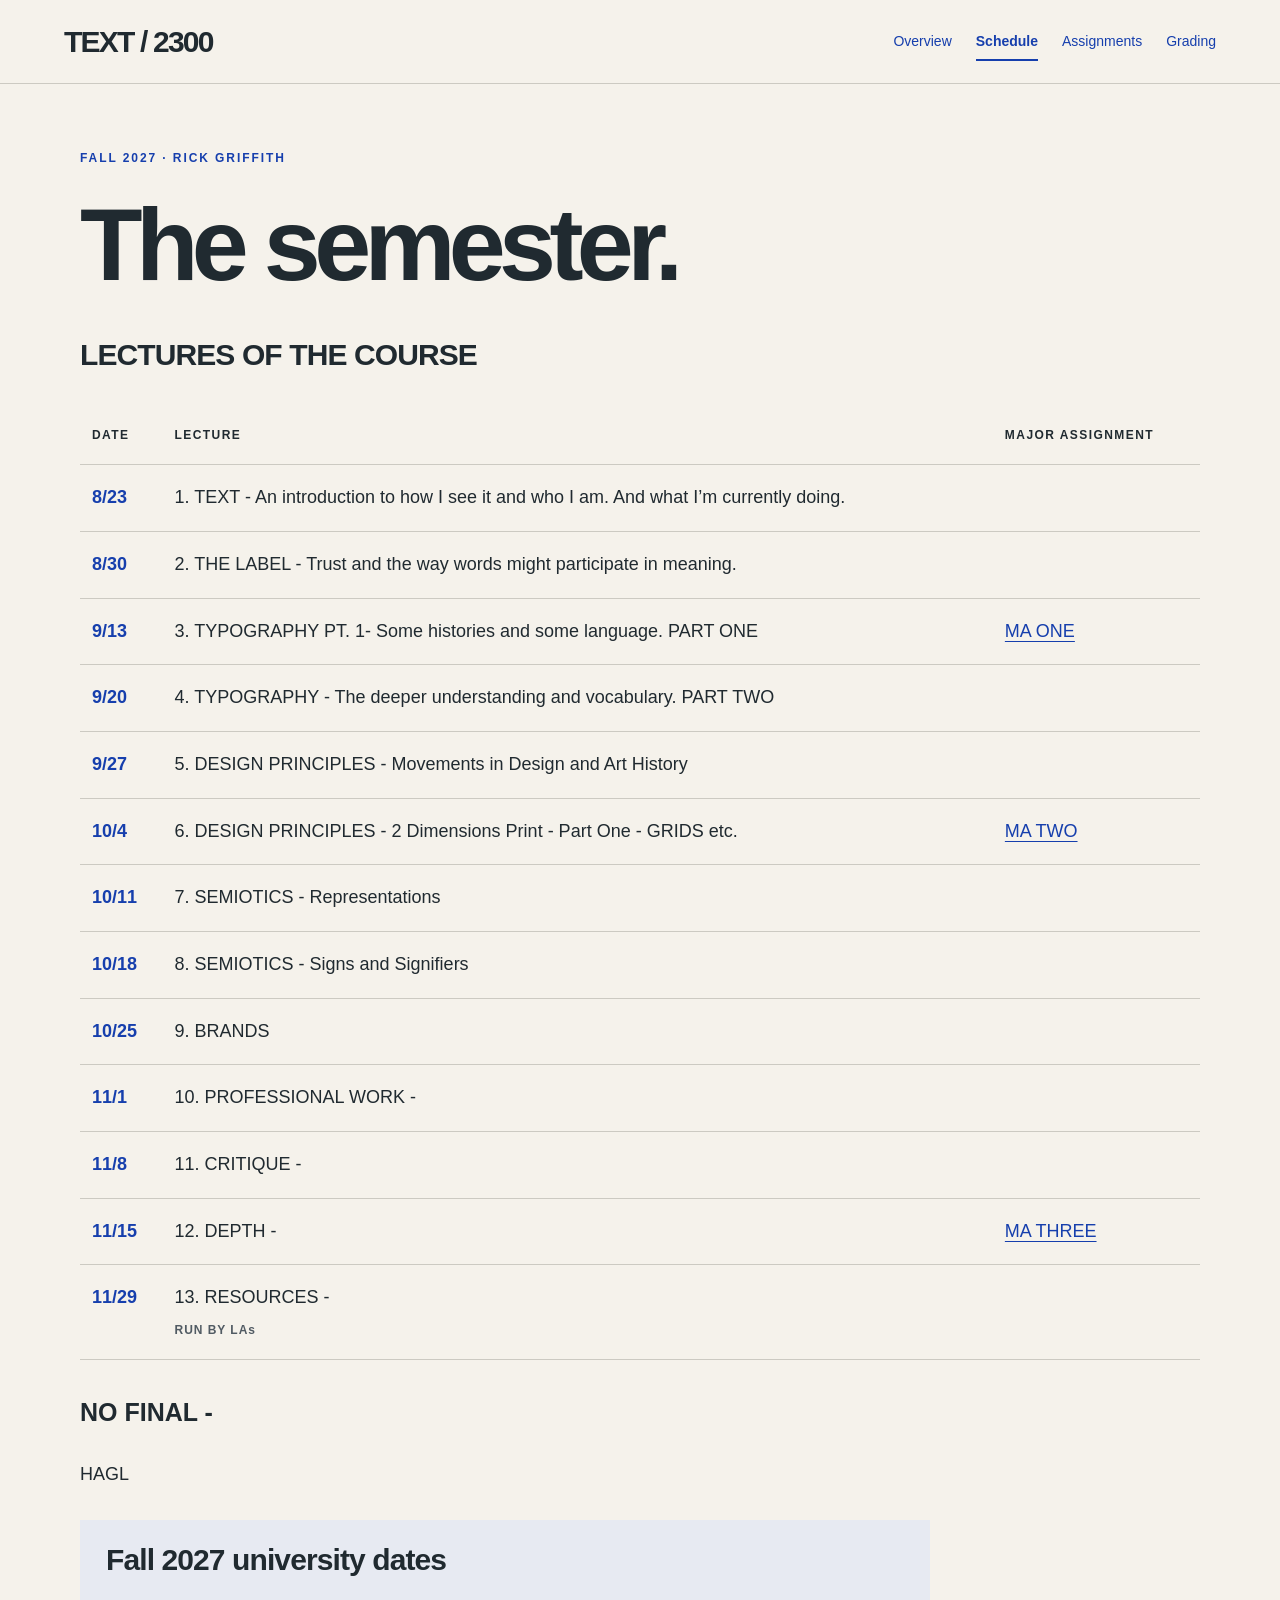
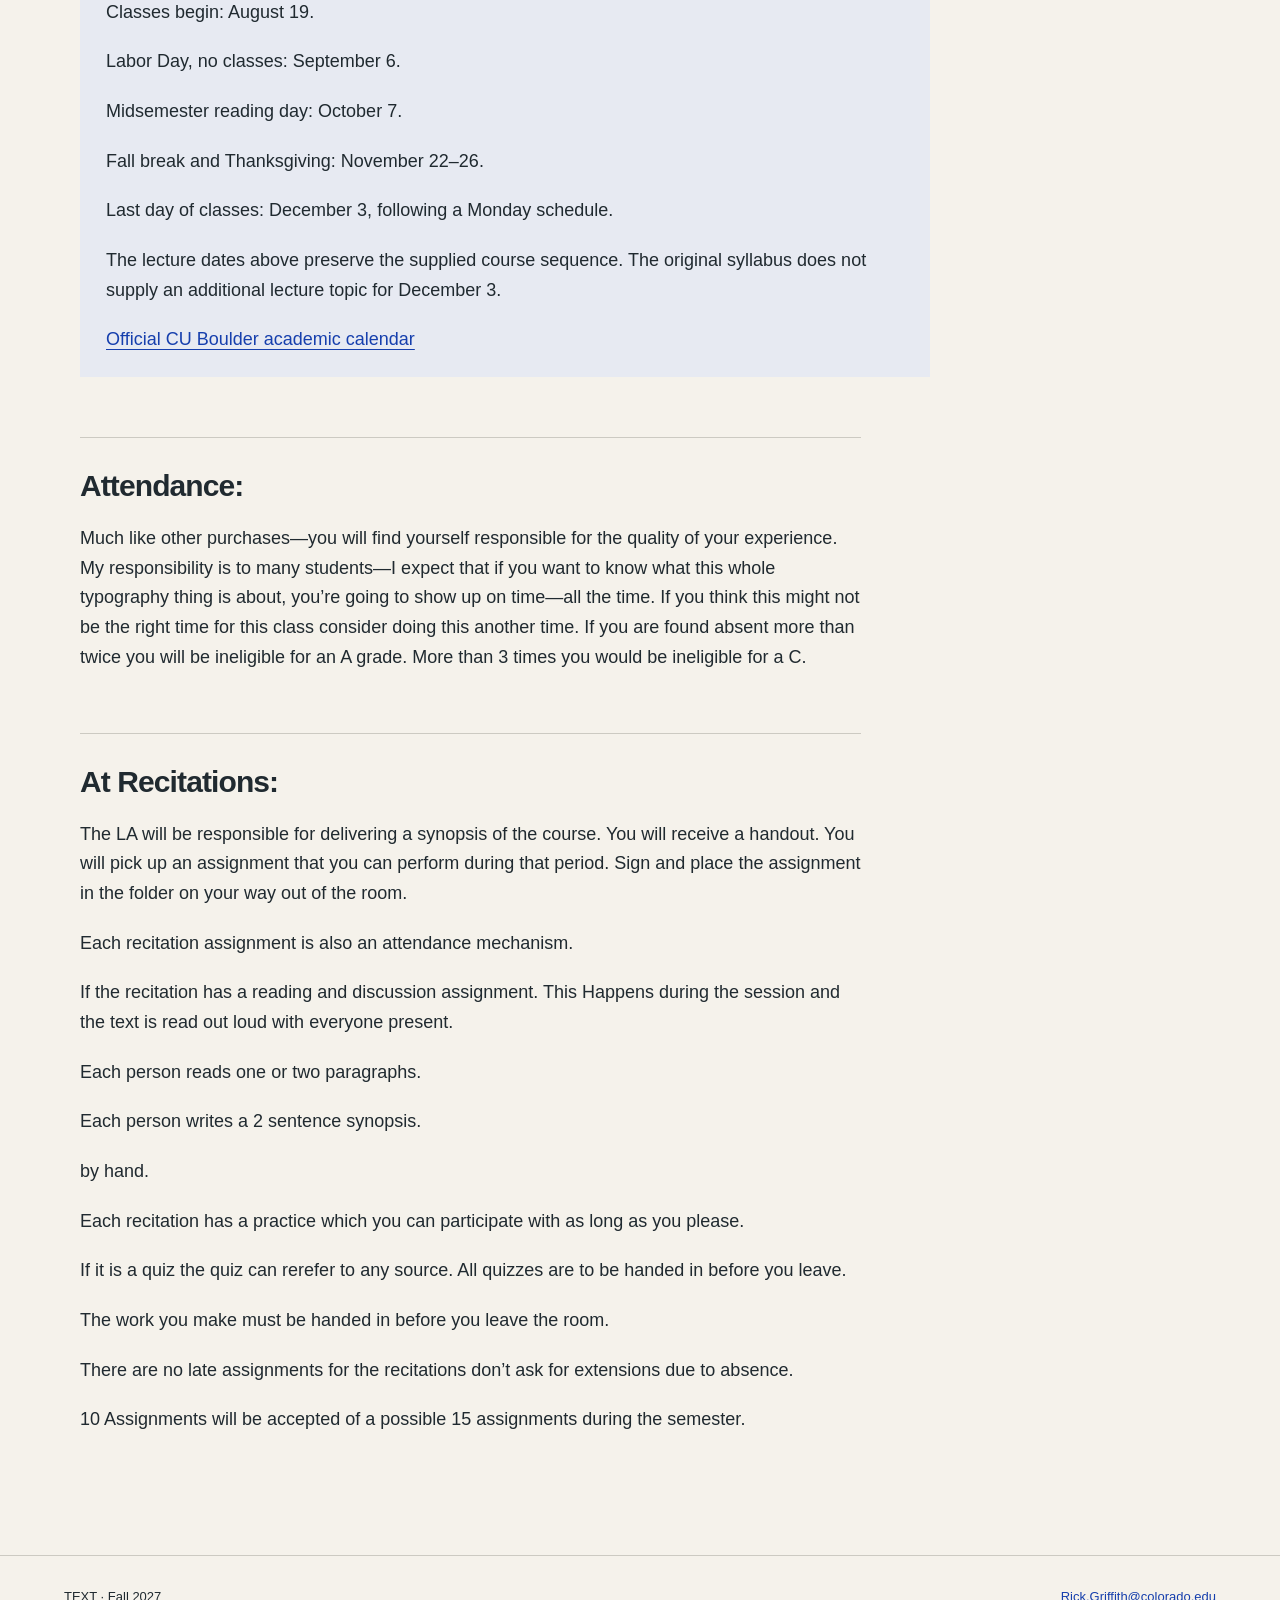
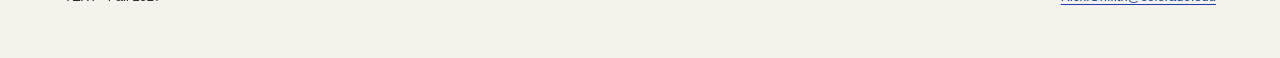
<file: schedule.html>
<!DOCTYPE html>
<html lang="en">
<head>
  <meta charset="UTF-8">
  <meta name="viewport" content="width=device-width, initial-scale=1">
  <title>Schedule</title>
  <link rel="stylesheet" href="style.css">
</head>
<body>
  <a class="skip-link" href="#main">Skip to content</a>

  <header class="site-header">
    <a class="brand" href="index.html">TEXT / 2300</a>

    <nav aria-label="Main navigation">
      <a href="index.html">Overview</a>
      <a href="schedule.html" aria-current="page">Schedule</a>
      <a href="assignments.html">Assignments</a>
      <a href="grading.html">Grading</a>
    </nav>
  </header>

  <main id="main">

    <p class="eyebrow">Fall 2027 · Rick Griffith</p>
    <h1>The semester.</h1>
    <h2>LECTURES OF THE COURSE</h2>
    <div class="table-wrapper">
      <table class="schedule-table">
        <thead>
          <tr>
            <th scope="col">Date</th>
            <th scope="col">Lecture</th>
            <th scope="col">Major Assignment</th>
          </tr>
        </thead>
        <tbody>
          <tr>
            <td>8/23</td>
            <td>
              1. TEXT - An introduction to how I see it and who I am.
              And what I’m currently doing.
            </td>
            <td></td>
          </tr>
          <tr>
            <td>8/30</td>
            <td>
              2. THE LABEL - Trust and the way words might participate in meaning.
            </td>
            <td></td>
          </tr>
          <tr>
            <td>9/13</td>
            <td>
              3. TYPOGRAPHY PT. 1- Some histories and some language. PART ONE
            </td>
            <td><a href="ma-1.html">MA ONE</a></td>
          </tr>
          <tr>
            <td>9/20</td>
            <td>
              4. TYPOGRAPHY - The deeper understanding and vocabulary. PART TWO
            </td>
            <td></td>
          </tr>
          <tr>
            <td>9/27</td>
            <td>
              5. DESIGN PRINCIPLES - Movements in Design and Art History
            </td>
            <td></td>
          </tr>
          <tr>
            <td>10/4</td>
            <td>
              6. DESIGN PRINCIPLES - 2 Dimensions Print - Part One - GRIDS etc.
            </td>
            <td><a href="ma2.html">MA TWO</a></td>
          </tr>
          <tr>
            <td>10/11</td>
            <td>
              7. SEMIOTICS - Representations
            </td>
            <td></td>
          </tr>
          <tr>
            <td>10/18</td>
            <td>
              8. SEMIOTICS - Signs and Signifiers
            </td>
            <td></td>
          </tr>
          <tr>
            <td>10/25</td>
            <td>
              9. BRANDS
            </td>
            <td></td>
          </tr>
          <tr>
            <td>11/1</td>
            <td>
              10. PROFESSIONAL WORK -
            </td>
            <td></td>
          </tr>
          <tr>
            <td>11/8</td>
            <td>
              11. CRITIQUE -
            </td>
            <td></td>
          </tr>
          <tr>
            <td>11/15</td>
            <td>
              12. DEPTH -
            </td>
            <td><a href="ma3.html">MA THREE</a></td>
          </tr>
          <tr>
            <td>11/29</td>
            <td>
              13. RESOURCES -
              <span class="small-label">RUN BY LAs</span>
            </td>
            <td></td>
          </tr>
        </tbody>
      </table>
    </div>

    <p class="statement">NO FINAL -</p>
    <p>HAGL</p>

    <aside class="notice">
      <h2>Fall 2027 university dates</h2>

      <p>Classes begin: August 19.</p>
      <p>Labor Day, no classes: September 6.</p>
      <p>Midsemester reading day: October 7.</p>
      <p>Fall break and Thanksgiving: November 22–26.</p>
      <p>Last day of classes: December 3, following a Monday schedule.</p>

      <p>
        The lecture dates above preserve the supplied course sequence.
        The original syllabus does not supply an additional lecture topic
        for December 3.
      </p>

      <p>
        <a href="https://www.colorado.edu/registrar/students/calendar">
          Official CU Boulder academic calendar
        </a>
      </p>
    </aside>

    <section class="reading-section">
      <h2>Attendance:</h2>

      <p>
        Much like other purchases—you will find yourself responsible for
        the quality of your experience. My responsibility is to many
        students—I expect that if you want to know what this whole
        typography thing is about, you’re going to show up on time—all
        the time. If you think this might not be the right time for this
        class consider doing this another time. If you are found absent
        more than twice you will be ineligible for an A grade. More than
        3 times you would be ineligible for a C.
      </p>

    </section>

    <section class="reading-section" id="recitations">
      <h2>At Recitations:</h2>

      <p>
        The LA will be responsible for delivering a synopsis of the course.
        You will receive a handout. You will pick up an assignment that you
        can perform during that period. Sign and place the assignment in
        the folder on your way out of the room.
      </p>

      <p>Each recitation assignment is also an attendance mechanism.</p>

      <p>
        If the recitation has a reading and discussion assignment.
        This Happens during the session and the text is read out loud
        with everyone present.
      </p>

      <p>Each person reads one or two paragraphs.</p>
      <p>Each person writes a 2 sentence synopsis.</p>
      <p>by hand.</p>

      <p>
        Each recitation has a practice which you can participate with
        as long as you please.
      </p>

      <p>
        If it is a quiz the quiz can rerefer to any source.
        All quizzes are to be handed in before you leave.
      </p>

      <p>The work you make must be handed in before you leave the room.</p>

      <p>
        There are no late assignments for the recitations don’t ask
        for extensions due to absence.
      </p>

      <p>
        10 Assignments will be accepted of a possible 15 assignments
        during the semester.
      </p>
    </section>
  </main>

  <footer class="site-footer">
    <span>TEXT · Fall 2027</span>

    <p>
      <a href="mailto:Rick.Griffith@colorado.edu">
        Rick.Griffith@colorado.edu
      </a>
    </p>
  </footer>
</body>
</html>
</file>
<file: style.css>
/* Colors and animation timing */

:root {
  --paper: #f5f2eb;
  --ink: #202a30;
  --blue: #163fad;
  --muted: #515b63;
  --line: #cccac2;
  --notice: #e7eaf2;
  --content-width: 1180px;
  --motion: 240ms cubic-bezier(0.2, 0.7, 0.3, 1);
}

/* Basic setup */

* {
  box-sizing: border-box;
}

html {
  scroll-behavior: smooth;
}

body {
  margin: 0;
  background: var(--paper);
  color: var(--ink);
  font: 18px/1.65 Arial, Helvetica, sans-serif;
}

a {
  color: var(--blue);
  text-underline-offset: 0.22em;
  transition: color var(--motion), text-underline-offset var(--motion);
}

a:hover {
  text-decoration-thickness: 2px;
  text-underline-offset: 0.3em;
}

a:focus-visible {
  outline: 3px solid var(--blue);
  outline-offset: 5px;
}

img {
  display: block;
  max-width: 100%;
  height: auto;
}

p, ul, ol, dl {
  margin-top: 0;
  margin-bottom: 1.25rem;
}

h1, h2, h3 {
  text-wrap: balance;
}

h1 {
  margin: 24px 0 40px;
  font-size: clamp(48px, 8vw, 104px);
  font-weight: 800;
  letter-spacing: -0.065em;
  line-height: 1.02;
  overflow-wrap: anywhere;
}

h2 {
  margin-top: 0;
  margin-bottom: 20px;
  font-size: 30px;
  letter-spacing: -0.03em;
  line-height: 1.2;
}

h3 {
  margin-top: 30px;
  margin-bottom: 14px;
  font-size: 20px;
  line-height: 1.35;
}

/* Keyboard navigation */

.skip-link {
  position: absolute;
  top: -100px;
  left: 20px;
  z-index: 10;
  padding: 12px 18px;
  background: white;
  color: var(--ink);
}

.skip-link:focus {
  top: 10px;
}

/* Header and footer */

.site-header,
.site-header nav,
.site-footer,
.actions {
  display: flex;
  flex-wrap: wrap;
}

.site-header,
.site-header nav {
  align-items: center;
}

.site-header,
.site-footer {
  justify-content: space-between;
}

.site-header {
  gap: 25px;
  padding: 22px 5vw;
  border-bottom: 1px solid var(--line);
}

.brand,
.site-header nav a,
.button,
.card > a,
.back-link {
  display: inline-block;
}

.brand,
.site-header nav a,
.button {
  text-decoration: none;
}

.brand,
.site-header nav a {
  transition: color var(--motion), transform var(--motion);
}

.brand {
  color: var(--ink);
  font-size: 30px;
  font-weight: 900;
  letter-spacing: -0.06em;
  line-height: 1.2;
}

.site-header nav {
  gap: 24px;
}

.site-header nav a {
  position: relative;
  padding: 8px 0;
  font-size: 14px;
}

.site-header nav a::after {
  position: absolute;
  right: 0;
  bottom: 0;
  left: 0;
  height: 2px;
  background: var(--blue);
  content: "";
  transform: scaleX(0);
  transform-origin: left;
  transition: transform var(--motion);
}

.site-header nav a[aria-current="page"] {
  font-weight: bold;
}

.site-header nav a[aria-current="page"]::after,
.site-header nav a:focus-visible::after {
  transform: scaleX(1);
}

.site-footer {
  gap: 20px;
  padding: 30px 5vw;
  border-top: 1px solid var(--line);
  font-size: 13px;
}

/* Content and text */

main {
  width: 100%;
  max-width: var(--content-width);
  margin: 0 auto;
  padding: 65px 30px 100px;
}

.eyebrow,
.small-label {
  font-size: 12px;
  font-weight: bold;
}

.eyebrow,
.accent,
.display-number {
  color: var(--blue);
}

.eyebrow {
  letter-spacing: 0.16em;
  text-transform: uppercase;
}

.introduction {
  max-width: 720px;
  font: 26px/1.45 Georgia, "Times New Roman", serif;
}

.statement {
  margin: 30px 0;
  font-size: 25px;
  font-weight: bold;
  line-height: 1.4;
}

.reading-section {
  max-width: 78ch;
  margin-top: 60px;
  padding-top: 30px;
  border-top: 1px solid var(--line);
}

.reading-column,
.card,
.assignment-sidebar {
  min-width: 0;
}

.reading-column {
  max-width: 75ch;
}

.plain-list {
  padding: 0;
  list-style: none;
}

/* Buttons */

.actions {
  gap: 12px;
  margin: 28px 0;
}

.button {
  padding: 12px 20px;
  border: 1px solid var(--blue);
  background: var(--blue);
  color: white;
  font-size: 16px;
  font-weight: bold;
  box-shadow: 0 0 0 rgb(22 63 173 / 0%);
  transition:
    transform var(--motion),
    box-shadow var(--motion),
    background-color var(--motion),
    color var(--motion);
}

.button-secondary {
  background: transparent;
  color: var(--blue);
}

.button:focus-visible {
  transform: translateY(-3px);
  box-shadow: 0 8px 18px -8px rgb(22 63 173 / 35%);
}

.button:active {
  transform: translateY(0);
  box-shadow: 0 2px 5px rgb(22 63 173 / 12%);
}

/* Cards */

.card-grid,
.assignment-layout {
  display: grid;
}

.card-grid {
  grid-template-columns: repeat(3, minmax(0, 1fr));
  gap: 28px;
  margin: 45px 0;
}

.card {
  position: relative;
  padding: 24px 0;
  border-top: 3px solid var(--ink);
}

.card:has(a) {
  isolation: isolate;
  transition: transform var(--motion), border-color var(--motion);
}

.card:has(a)::before {
  position: absolute;
  z-index: -1;
  inset: -3px -12px -8px;
  background: var(--paper);
  box-shadow: 0 16px 28px -16px rgb(32 42 48 / 28%);
  content: "";
  opacity: 0;
  pointer-events: none;
  transition: opacity var(--motion);
}

.card:has(a):focus-within {
  border-top-color: var(--blue);
  transform: translateY(-6px);
}

.card:has(a):focus-within::before {
  opacity: 1;
}

.card h2 {
  font-size: 26px;
}

.card > a {
  font-size: 16px;
  font-weight: bold;
}

.display-number {
  margin: 0 0 24px;
  font-size: clamp(32px, 4vw, 48px);
  font-weight: bold;
  letter-spacing: -0.04em;
  line-height: 1.1;
}

/* Assignment pages */

.deadline,
.notice {
  max-width: 850px;
}

.deadline {
  margin-bottom: 40px;
  padding: 16px 22px;
  background: var(--blue);
  color: white;
  font-size: 15px;
  font-weight: bold;
  letter-spacing: 0.08em;
}

.assignment-layout {
  grid-template-columns: minmax(0, 2fr) minmax(220px, 1fr);
  align-items: start;
  gap: 60px;
}

.assignment-sidebar,
.assignment-sidebar h2 {
  font-size: 16px;
}

.assignment-sidebar section + section {
  margin-top: 40px;
}

.assignment-sidebar h2 {
  letter-spacing: 0.04em;
}

.notice {
  margin: 30px 0;
  padding: 22px 26px;
  background: var(--notice);
}

.notice > :last-child {
  margin-bottom: 0;
}

.assignment-sidebar .notice {
  margin-top: 0;
}

.requirements {
  margin: 30px 0;
}

.requirements dt {
  margin-top: 22px;
  font-size: 14px;
  font-weight: bold;
  letter-spacing: 0.03em;
}

.requirements dd {
  margin: 8px 0 0;
}

.letter-sample {
  font-family: Georgia, "Times New Roman", serif;
  font-size: 56px;
  line-height: 1.2;
}

.back-link {
  margin-top: 45px;
  font-weight: bold;
  transition: transform var(--motion), text-underline-offset var(--motion);
}

.feature-image {
  width: 100%;
  margin: 40px 0;
}

/* Schedule */

.table-wrapper {
  width: 100%;
  margin: 35px 0;
  overflow-x: auto;
}

.schedule-table {
  width: 100%;
  border-collapse: collapse;
}

.schedule-table th,
.schedule-table td {
  padding: 18px 12px;
  border-bottom: 1px solid var(--line);
  text-align: left;
  vertical-align: top;
}

.schedule-table th {
  font-size: 12px;
  letter-spacing: 0.12em;
  text-transform: uppercase;
}

.schedule-table td:first-child {
  color: var(--blue);
  font-weight: bold;
  white-space: nowrap;
}

.schedule-table td:last-child {
  min-width: 115px;
}

.small-label {
  display: block;
  margin-top: 8px;
  color: var(--muted);
  letter-spacing: 0.08em;
}

/* Mouse and trackpad effects */

@media (hover: hover) and (pointer: fine) {
  .brand:hover,
  .site-header nav a:hover {
    transform: translateY(-2px);
  }

  .brand:hover {
    color: var(--blue);
  }

  .site-header nav a:hover::after {
    transform: scaleX(1);
  }

  .button:hover {
    background: #102e82;
    transform: translateY(-4px);
    box-shadow: 0 10px 20px -8px rgb(22 63 173 / 35%);
  }

  .button-secondary:hover {
    background: var(--notice);
  }

  .button:active {
    transform: translateY(0);
    box-shadow: 0 2px 5px rgb(22 63 173 / 12%);
  }

  .card:has(a):hover {
    border-top-color: var(--blue);
    transform: translateY(-6px);
  }

  .card:has(a):hover::before {
    opacity: 1;
  }

  .back-link:hover {
    transform: translateX(-4px);
  }
}

/* Mobile */

@media (max-width: 760px) {
  .site-header {
    align-items: flex-start;
    padding: 20px;
  }

  .site-header nav {
    gap: 10px 18px;
  }

  main {
    padding: 40px 20px 70px;
  }

  h1 {
    margin-bottom: 30px;
  }

  .introduction {
    font-size: 23px;
  }

  .card-grid,
  .assignment-layout {
    grid-template-columns: 1fr;
  }

  .card-grid {
    gap: 15px;
  }

  .assignment-layout {
    gap: 35px;
  }

  .reading-section {
    margin-top: 40px;
  }

  .schedule-table th,
  .schedule-table td {
    padding: 14px 8px;
    font-size: 14px;
  }

  .schedule-table th {
    font-size: 11px;
  }

  .notice {
    padding: 20px;
  }
}

/* Reduced motion */

@media (prefers-reduced-motion: reduce) {
  html {
    scroll-behavior: auto;
  }

  *,
  *::before,
  *::after {
    animation: none !important;
    transition: none !important;
  }

  .brand,
  .site-header nav a,
  .button,
  .card:has(a),
  .back-link {
    transform: none !important;
  }
}
</file>
